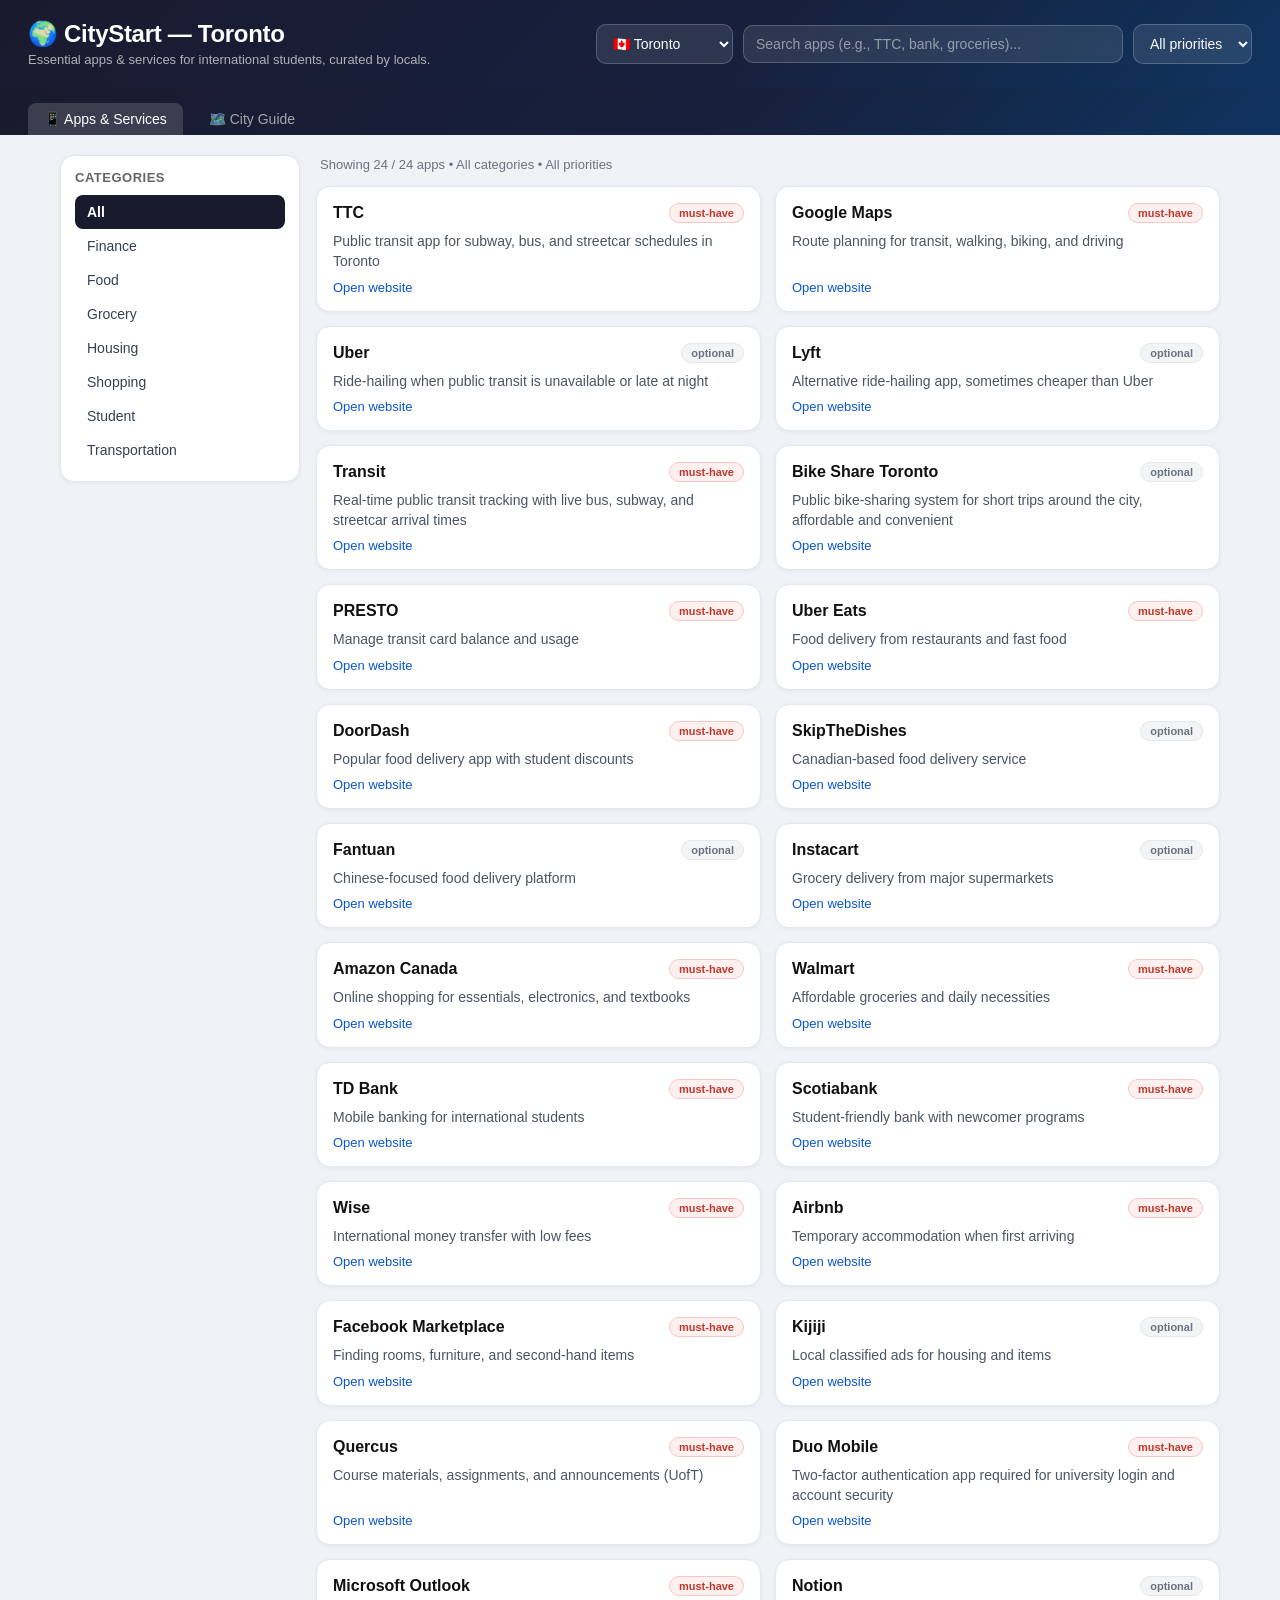
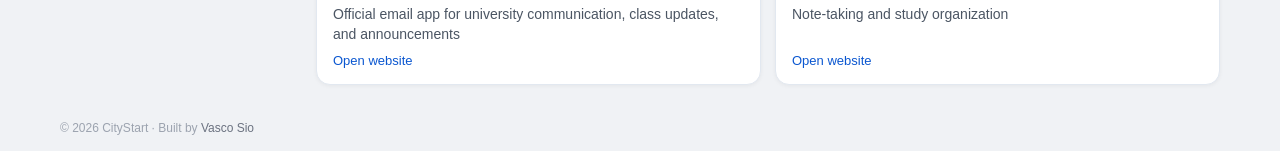
<file: docs/index.html>
<!doctype html>
<html lang="en">
<head>
  <meta charset="utf-8" />
  <meta name="viewport" content="width=device-width, initial-scale=1" />
  <title>CityStart — Your City, Simplified</title>
  <link rel="stylesheet" href="./style.css" />
</head>
<body>
  <header class="header">
    <div>
      <h1>🌍 CityStart — <span id="cityTitle">Toronto</span></h1>
      <p class="sub">
        Essential apps &amp; services for international students, curated by locals.
      </p>
    </div>
    <div class="controls">
      <select id="city">
        <option value="toronto" selected>🇨🇦 Toronto</option>
        <option value="london">🇬🇧 London</option>
        <option value="hongkong">🇭🇰 Hong Kong</option>
      </select>
      <input id="search" type="search" placeholder="Search apps (e.g., TTC, bank, groceries)..." />
      <select id="priority">
        <option value="all">All priorities</option>
        <option value="must-have">Must-have</option>
        <option value="optional">Optional</option>
      </select>
    </div>
  </header>

  <!-- Page nav -->
  <nav class="guide-nav">
    <a href="./index.html" class="active">📱 Apps &amp; Services</a>
    <a href="./city-guide.html">🗺️ City Guide</a>
  </nav>

  <main class="main">
    <aside class="sidebar">
      <div class="sidebar-title">Categories</div>
      <ul id="categoryList" class="category-list"></ul>
    </aside>
    <section class="content">
      <div class="meta" id="meta"></div>
      <div id="cards" class="cards"></div>
      <div id="empty" class="empty hidden">No results found. Try another keyword or filter.</div>
    </section>
  </main>

  <footer class="footer">
    <span>© 2026 CityStart · Built by <a href="https://github.com/vascosio1114" target="_blank">Vasco Sio</a></span>
  </footer>
  <script src="./app.js"></script>
</body>
</html>
</file>
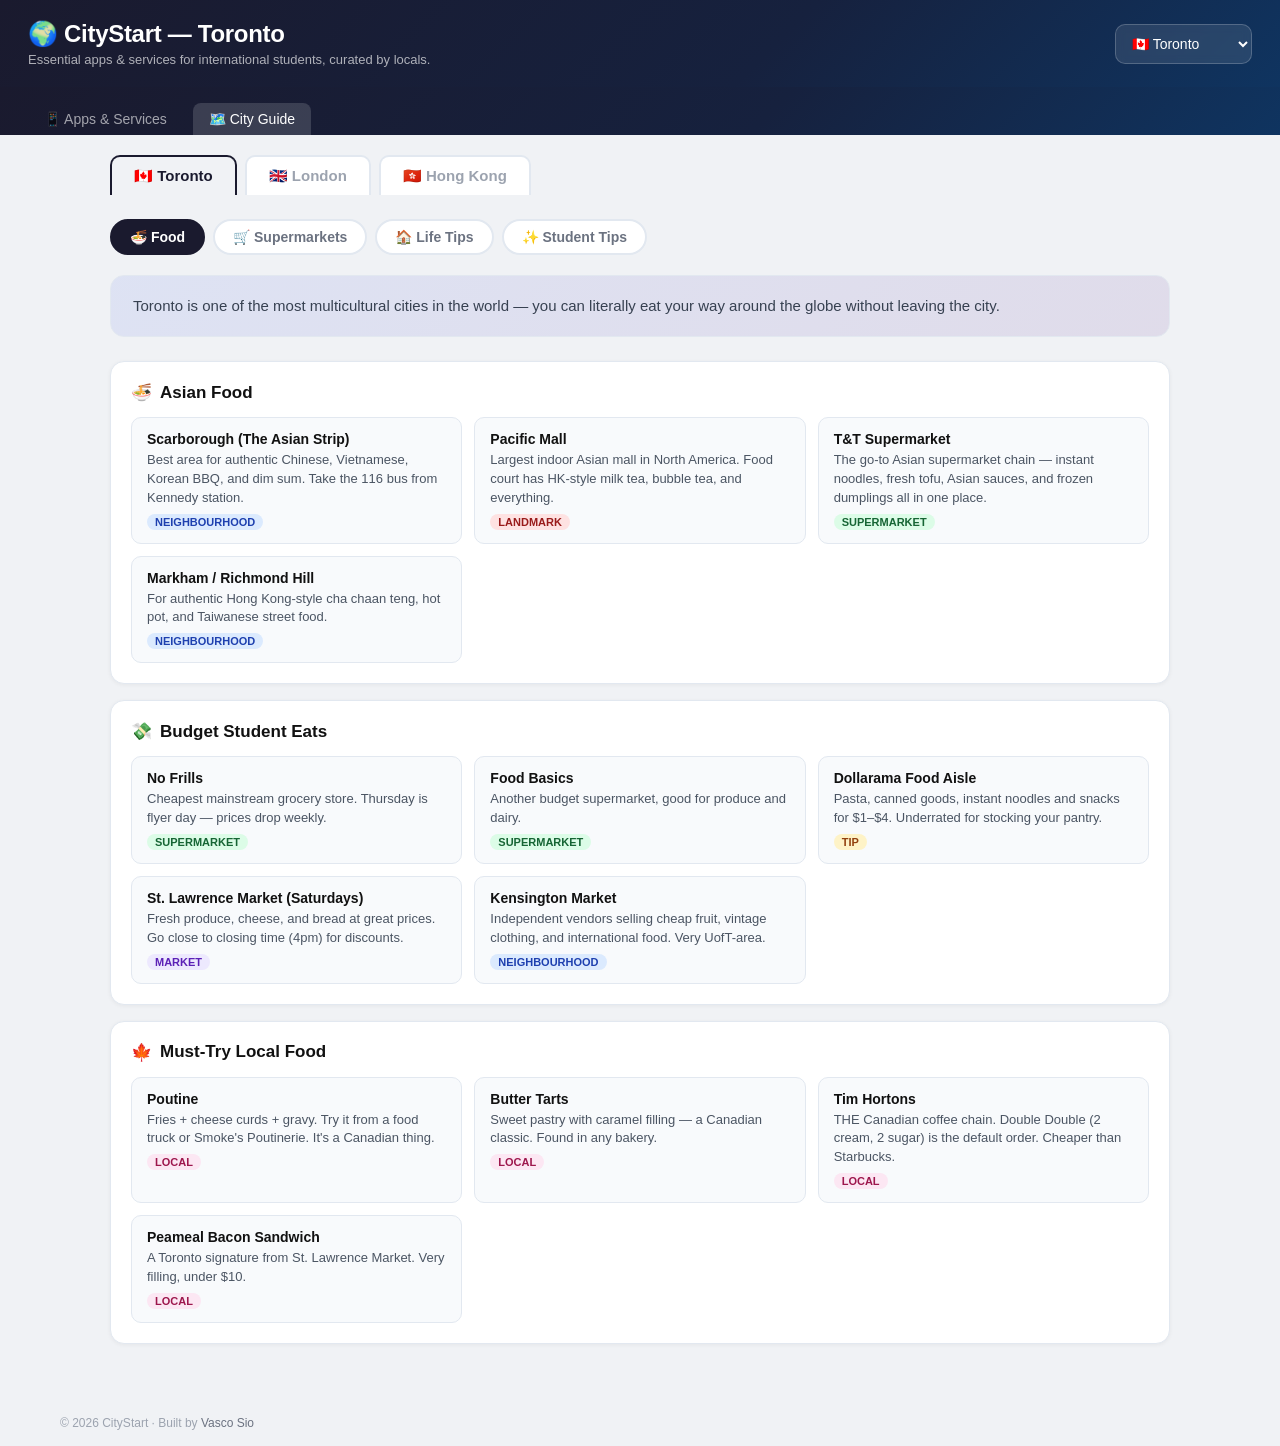
<file: docs/city-guide.html>
<!doctype html>
<html lang="en">
<head>
  <meta charset="utf-8" />
  <meta name="viewport" content="width=device-width, initial-scale=1" />
  <title>CityStart — City Guide</title>
  <link rel="stylesheet" href="./style.css" />
  <style>
    /* ===== Guide-specific styles ===== */
    .guide-nav {
      display: flex;
      gap: 10px;
      padding: 16px 28px 0;
      background: linear-gradient(135deg, #1a1a2e 0%, #16213e 60%, #0f3460 100%);
    }
    .guide-nav a {
      color: rgba(255,255,255,0.6);
      text-decoration: none;
      font-size: 14px;
      font-weight: 500;
      padding: 8px 16px;
      border-radius: 8px 8px 0 0;
      transition: all 0.2s;
    }
    .guide-nav a:hover { color: white; background: rgba(255,255,255,0.1); }
    .guide-nav a.active { color: white; background: rgba(255,255,255,0.15); }

    .city-tabs {
      display: flex;
      gap: 8px;
      padding: 20px 20px 0;
      max-width: 1100px;
      margin: 0 auto;
    }
    .city-tab {
      padding: 10px 22px;
      border-radius: 10px 10px 0 0;
      border: 2px solid #e2e8f0;
      border-bottom: none;
      background: white;
      cursor: pointer;
      font-size: 15px;
      font-weight: 600;
      color: #9ca3af;
      transition: all 0.2s;
    }
    .city-tab.active { color: #1a1a2e; border-color: #1a1a2e; background: #f0f2f5; }

    .guide-body {
      max-width: 1100px;
      margin: 0 auto;
      padding: 0 20px 40px;
    }

    /* Section tabs */
    .section-tabs {
      display: flex;
      gap: 8px;
      margin: 24px 0 20px;
      flex-wrap: wrap;
    }
    .section-tab {
      padding: 8px 18px;
      border-radius: 999px;
      border: 2px solid #e2e8f0;
      background: white;
      cursor: pointer;
      font-size: 14px;
      font-weight: 600;
      color: #6b7280;
      transition: all 0.2s;
    }
    .section-tab.active { background: #1a1a2e; color: white; border-color: #1a1a2e; }

    /* Content sections */
    .content-section { display: none; }
    .content-section.active { display: block; }

    /* Intro banner */
    .intro-banner {
      background: linear-gradient(135deg, #667eea22, #764ba222);
      border: 1px solid #e2e8f0;
      border-radius: 14px;
      padding: 18px 22px;
      margin-bottom: 24px;
      color: #374151;
      font-size: 15px;
      line-height: 1.6;
    }

    /* Food sub-sections */
    .food-section {
      background: white;
      border: 1px solid #e2e8f0;
      border-radius: 14px;
      padding: 20px;
      margin-bottom: 16px;
      box-shadow: 0 1px 4px rgba(0,0,0,0.05);
    }
    .food-section-title {
      font-size: 17px;
      font-weight: 700;
      margin: 0 0 14px;
      display: flex;
      align-items: center;
      gap: 8px;
    }
    .food-items { display: grid; grid-template-columns: repeat(auto-fill, minmax(260px, 1fr)); gap: 12px; }
    .food-item {
      background: #f8fafc;
      border: 1px solid #e2e8f0;
      border-radius: 10px;
      padding: 13px 15px;
    }
    .food-item-name { font-weight: 700; font-size: 14px; margin-bottom: 4px; color: #111; }
    .food-item-desc { font-size: 13px; color: #4b5563; line-height: 1.45; }
    .food-tag {
      display: inline-block;
      margin-top: 6px;
      font-size: 11px;
      padding: 2px 8px;
      border-radius: 999px;
      background: #e0e7ff;
      color: #4338ca;
      font-weight: 600;
      text-transform: uppercase;
    }
    .food-tag.supermarket { background: #dcfce7; color: #166534; }
    .food-tag.tip { background: #fef3c7; color: #92400e; }
    .food-tag.local { background: #fce7f3; color: #9d174d; }
    .food-tag.market { background: #ede9fe; color: #5b21b6; }
    .food-tag.neighbourhood { background: #dbeafe; color: #1e40af; }
    .food-tag.landmark { background: #fee2e2; color: #991b1b; }

    /* Supermarket grid */
    .supermarket-grid { display: grid; grid-template-columns: repeat(auto-fill, minmax(300px, 1fr)); gap: 14px; }
    .supermarket-card {
      background: white;
      border: 1px solid #e2e8f0;
      border-radius: 14px;
      padding: 18px;
      box-shadow: 0 1px 4px rgba(0,0,0,0.05);
      transition: box-shadow 0.2s, transform 0.15s;
    }
    .supermarket-card:hover { box-shadow: 0 4px 16px rgba(0,0,0,0.1); transform: translateY(-1px); }
    .supermarket-header { display: flex; align-items: center; justify-content: space-between; margin-bottom: 8px; }
    .supermarket-name { font-weight: 700; font-size: 16px; display: flex; align-items: center; gap: 8px; }
    .price-badge {
      font-size: 12px; font-weight: 700; padding: 3px 10px;
      border-radius: 999px; background: #f0fdf4; color: #166534; border: 1px solid #bbf7d0;
    }
    .price-badge.mid { background: #fffbeb; color: #92400e; border-color: #fde68a; }
    .price-badge.high { background: #fef2f2; color: #991b1b; border-color: #fecaca; }
    .supermarket-desc { font-size: 13px; color: #4b5563; line-height: 1.45; margin-bottom: 10px; }
    .supermarket-tip {
      font-size: 12px; color: #6b7280;
      background: #f8fafc; border-radius: 8px; padding: 8px 10px;
      border-left: 3px solid #6366f1;
    }
    .supermarket-tip::before { content: "💡 "; }

    /* Life tips list */
    .life-grid { display: grid; grid-template-columns: repeat(auto-fill, minmax(300px, 1fr)); gap: 14px; }
    .life-card {
      background: white;
      border: 1px solid #e2e8f0;
      border-radius: 14px;
      padding: 18px;
      box-shadow: 0 1px 4px rgba(0,0,0,0.05);
      display: flex;
      gap: 14px;
      align-items: flex-start;
    }
    .life-emoji { font-size: 28px; flex-shrink: 0; }
    .life-category { font-size: 11px; font-weight: 700; color: #6366f1; text-transform: uppercase; letter-spacing: 0.5px; margin-bottom: 4px; }
    .life-tip { font-size: 14px; color: #374151; line-height: 1.5; }

    /* Tips / 小紅書 style */
    .tips-grid { columns: 2; gap: 16px; }
    @media (max-width: 700px) { .tips-grid { columns: 1; } }
    .tip-card {
      break-inside: avoid;
      background: white;
      border: 1px solid #e2e8f0;
      border-radius: 16px;
      padding: 18px;
      margin-bottom: 16px;
      box-shadow: 0 1px 4px rgba(0,0,0,0.05);
      transition: box-shadow 0.2s, transform 0.15s;
    }
    .tip-card:hover { box-shadow: 0 6px 20px rgba(0,0,0,0.1); transform: translateY(-2px); }
    .tip-header { display: flex; align-items: center; gap: 10px; margin-bottom: 10px; }
    .tip-emoji-bubble {
      width: 44px; height: 44px;
      border-radius: 12px;
      background: linear-gradient(135deg, #667eea, #764ba2);
      display: flex; align-items: center; justify-content: center;
      font-size: 22px; flex-shrink: 0;
    }
    .tip-tag {
      font-size: 11px; font-weight: 700; padding: 3px 9px;
      border-radius: 999px; background: #ede9fe; color: #5b21b6;
    }
    .tip-title { font-size: 15px; font-weight: 700; color: #111; margin-bottom: 8px; line-height: 1.3; }
    .tip-body { font-size: 14px; color: #4b5563; line-height: 1.55; }
    .tip-footer { display: flex; align-items: center; gap: 6px; margin-top: 12px; color: #9ca3af; font-size: 13px; }
    .tip-likes { display: flex; align-items: center; gap: 4px; }
    .tip-likes::before { content: "❤️"; font-size: 14px; }

    @media (max-width: 700px) {
      .food-items, .supermarket-grid, .life-grid { grid-template-columns: 1fr; }
      .city-tab { padding: 8px 14px; font-size: 13px; }
    }
  </style>
</head>
<body>

<header class="header">
  <div>
    <h1>🌍 CityStart — <span id="cityTitle">Toronto</span></h1>
    <p class="sub">Essential apps &amp; services for international students, curated by locals.</p>
  </div>
  <div class="controls">
    <select id="citySelect">
      <option value="toronto">🇨🇦 Toronto</option>
      <option value="london">🇬🇧 London</option>
      <option value="hongkong">🇭🇰 Hong Kong</option>
    </select>
  </div>
</header>

<!-- Page nav -->
<nav class="guide-nav">
  <a href="./index.html">📱 Apps & Services</a>
  <a href="./city-guide.html" class="active">🗺️ City Guide</a>
</nav>

<!-- City tabs -->
<div class="city-tabs">
  <button class="city-tab active" data-city="toronto">🇨🇦 Toronto</button>
  <button class="city-tab" data-city="london">🇬🇧 London</button>
  <button class="city-tab" data-city="hongkong">🇭🇰 Hong Kong</button>
</div>

<div class="guide-body">
  <!-- Section tabs -->
  <div class="section-tabs">
    <button class="section-tab active" data-section="food">🍜 Food</button>
    <button class="section-tab" data-section="supermarkets">🛒 Supermarkets</button>
    <button class="section-tab" data-section="life">🏠 Life Tips</button>
    <button class="section-tab" data-section="tips">✨ Student Tips</button>
  </div>

  <!-- Rendered content -->
  <div id="guide-content"></div>
</div>

<footer class="footer">
  <span>© 2026 CityStart · Built by <a href="https://github.com/vascosio1114" target="_blank">Vasco Sio</a></span>
</footer>

<script>
let DATA = null;
let currentCity = 'toronto';
let currentSection = 'food';

const cityTitles = { toronto: 'Toronto', london: 'London', hongkong: 'Hong Kong' };

async function loadData() {
  const res = await fetch('./data/city_guide.json');
  DATA = await res.json();
  render();
}

function render() {
  const city = DATA[currentCity];
  document.getElementById('cityTitle').textContent = cityTitles[currentCity];
  document.getElementById('citySelect').value = currentCity;
  const el = document.getElementById('guide-content');
  if (currentSection === 'food') el.innerHTML = renderFood(city.food);
  else if (currentSection === 'supermarkets') el.innerHTML = renderSupermarkets(city.supermarkets);
  else if (currentSection === 'life') el.innerHTML = renderLife(city.life);
  else if (currentSection === 'tips') el.innerHTML = renderTips(city.tips);
}

function renderFood(food) {
  return `
    <div class="intro-banner">${food.intro}</div>
    ${food.sections.map(sec => `
      <div class="food-section">
        <div class="food-section-title"><span>${sec.emoji}</span> ${sec.name}</div>
        <div class="food-items">
          ${sec.items.map(item => `
            <div class="food-item">
              <div class="food-item-name">${item.name}</div>
              <div class="food-item-desc">${item.desc}</div>
              <span class="food-tag ${item.tag}">${item.tag}</span>
            </div>
          `).join('')}
        </div>
      </div>
    `).join('')}
  `;
}

function renderSupermarkets(sm) {
  const priceClass = p => p === '$$$' ? 'high' : p === '$$' ? 'mid' : '';
  return `
    <div class="intro-banner">${sm.intro}</div>
    <div class="supermarket-grid">
      ${sm.items.map(item => `
        <div class="supermarket-card">
          <div class="supermarket-header">
            <div class="supermarket-name">${item.emoji} ${item.name}</div>
            <div class="price-badge ${priceClass(item.price)}">${item.price}</div>
          </div>
          <div class="supermarket-desc">${item.desc}</div>
          <div class="supermarket-tip">${item.tip}</div>
        </div>
      `).join('')}
    </div>
  `;
}

function renderLife(life) {
  return `
    <div class="intro-banner">${life.intro}</div>
    <div class="life-grid">
      ${life.items.map(item => `
        <div class="life-card">
          <div class="life-emoji">${item.emoji}</div>
          <div>
            <div class="life-category">${item.category}</div>
            <div class="life-tip">${item.tip}</div>
          </div>
        </div>
      `).join('')}
    </div>
  `;
}

function renderTips(tips) {
  const sorted = [...tips].sort((a, b) => b.likes - a.likes);
  return `
    <div class="tips-grid">
      ${sorted.map(tip => `
        <div class="tip-card">
          <div class="tip-header">
            <div class="tip-emoji-bubble">${tip.emoji}</div>
            <span class="tip-tag">${tip.tag}</span>
          </div>
          <div class="tip-title">${tip.title}</div>
          <div class="tip-body">${tip.body}</div>
          <div class="tip-footer">
            <span class="tip-likes">${tip.likes}</span>
          </div>
        </div>
      `).join('')}
    </div>
  `;
}

// City tabs
document.querySelectorAll('.city-tab').forEach(btn => {
  btn.addEventListener('click', () => {
    document.querySelectorAll('.city-tab').forEach(b => b.classList.remove('active'));
    btn.classList.add('active');
    currentCity = btn.dataset.city;
    render();
  });
});

// Section tabs
document.querySelectorAll('.section-tab').forEach(btn => {
  btn.addEventListener('click', () => {
    document.querySelectorAll('.section-tab').forEach(b => b.classList.remove('active'));
    btn.classList.add('active');
    currentSection = btn.dataset.section;
    render();
  });
});

// Header city select sync
document.getElementById('citySelect').addEventListener('change', e => {
  currentCity = e.target.value;
  document.querySelectorAll('.city-tab').forEach(b => {
    b.classList.toggle('active', b.dataset.city === currentCity);
  });
  render();
});

loadData();
</script>
</body>
</html>
</file>
<file: docs/style.css>
* { box-sizing: border-box; }
body {
  margin: 0;
  font-family: -apple-system, BlinkMacSystemFont, "Segoe UI", Roboto, Arial, sans-serif;
  color: #111;
  background: #f0f2f5;
}

.header {
  padding: 20px 28px;
  background: linear-gradient(135deg, #1a1a2e 0%, #16213e 60%, #0f3460 100%);
  border-bottom: none;
  display: flex;
  gap: 16px;
  align-items: center;
  justify-content: space-between;
  flex-wrap: wrap;
}
h1 { margin: 0; font-size: 24px; color: white; letter-spacing: -0.3px; }
.sub { margin: 4px 0 0; color: rgba(255,255,255,0.65); font-size: 13px; }

.controls { display: flex; gap: 10px; align-items: center; }
.controls input, .controls select {
  padding: 10px 12px;
  border: 1px solid rgba(255,255,255,0.2);
  border-radius: 10px;
  background: rgba(255,255,255,0.1);
  color: white;
  font-size: 14px;
  backdrop-filter: blur(4px);
}
.controls input::placeholder { color: rgba(255,255,255,0.5); }
.controls select option { background: #1a1a2e; color: white; }
.controls input { width: min(380px, 80vw); }
.controls input:focus, .controls select:focus {
  outline: none;
  border-color: rgba(255,255,255,0.5);
  background: rgba(255,255,255,0.18);
}

/* ===== Page nav (shared across index + city-guide) ===== */
.guide-nav {
  display: flex;
  gap: 10px;
  padding: 16px 28px 0;
  background: linear-gradient(135deg, #1a1a2e 0%, #16213e 60%, #0f3460 100%);
}
.guide-nav a {
  color: rgba(255,255,255,0.6);
  text-decoration: none;
  font-size: 14px;
  font-weight: 500;
  padding: 8px 16px;
  border-radius: 8px 8px 0 0;
  transition: all 0.2s;
}
.guide-nav a:hover { color: white; background: rgba(255,255,255,0.1); }
.guide-nav a.active { color: white; background: rgba(255,255,255,0.15); }

.main {
  display: grid;
  grid-template-columns: 240px 1fr;
  gap: 16px;
  padding: 20px;
  max-width: 1200px;
  margin: 0 auto;
}
.sidebar {
  background: white;
  border: 1px solid #e2e8f0;
  border-radius: 14px;
  padding: 14px;
  height: fit-content;
  box-shadow: 0 1px 4px rgba(0,0,0,0.06);
}
.sidebar-title {
  font-weight: 700;
  margin-bottom: 10px;
  font-size: 13px;
  text-transform: uppercase;
  letter-spacing: 0.5px;
  color: #666;
}
.category-list { list-style: none; padding: 0; margin: 0; }
.category-list li button {
  width: 100%;
  text-align: left;
  padding: 9px 12px;
  border: 0;
  background: transparent;
  border-radius: 8px;
  cursor: pointer;
  font-size: 14px;
  color: #374151;
  transition: background 0.15s;
}
.category-list li button:hover { background: #f3f4f6; }
.category-list li button.active { background: #1a1a2e; color: white; font-weight: 600; }

.content { display: flex; flex-direction: column; gap: 12px; }
.meta { color: #6b7280; font-size: 13px; padding: 2px 4px; }
.cards {
  display: grid;
  grid-template-columns: repeat(2, minmax(0, 1fr));
  gap: 14px;
}
@media (max-width: 860px) {
  .main { grid-template-columns: 1fr; }
  .cards { grid-template-columns: 1fr; }
  .header { padding: 16px; }
  h1 { font-size: 20px; }
}

.card {
  background: white;
  border: 1px solid #e2e8f0;
  border-radius: 14px;
  padding: 16px;
  display: flex;
  flex-direction: column;
  gap: 8px;
  box-shadow: 0 1px 4px rgba(0,0,0,0.05);
  transition: box-shadow 0.2s, transform 0.15s;
}
.card:hover { box-shadow: 0 4px 16px rgba(0,0,0,0.1); transform: translateY(-1px); }
.card h3 {
  margin: 0;
  font-size: 16px;
  display: flex;
  gap: 8px;
  align-items: center;
  justify-content: space-between;
}
.badge {
  font-size: 11px;
  font-weight: 600;
  padding: 3px 9px;
  border-radius: 999px;
  border: none;
  white-space: nowrap;
  flex-shrink: 0;
}
.badge.must-have { background: #fff0f0; color: #c0392b; border: 1px solid #f5c6c6; }
.badge.optional { background: #f3f4f6; color: #6b7280; border: 1px solid #e5e7eb; }
.card p { margin: 0; color: #4b5563; font-size: 14px; line-height: 1.45; }
.card a { margin-top: auto; color: #0b57d0; text-decoration: none; font-size: 13px; font-weight: 500; }
.card a:hover { text-decoration: underline; }

.empty {
  background: white;
  border: 1px dashed #cbd5e1;
  border-radius: 14px;
  padding: 24px;
  color: #9ca3af;
  text-align: center;
}
.hidden { display: none; }

.footer {
  max-width: 1200px;
  margin: 0 auto;
  padding: 16px 20px;
  color: #9ca3af;
  font-size: 12px;
  display: flex;
  align-items: center;
  gap: 8px;
}
.footer a { color: #6b7280; text-decoration: none; }
.footer a:hover { text-decoration: underline; }
</file>
